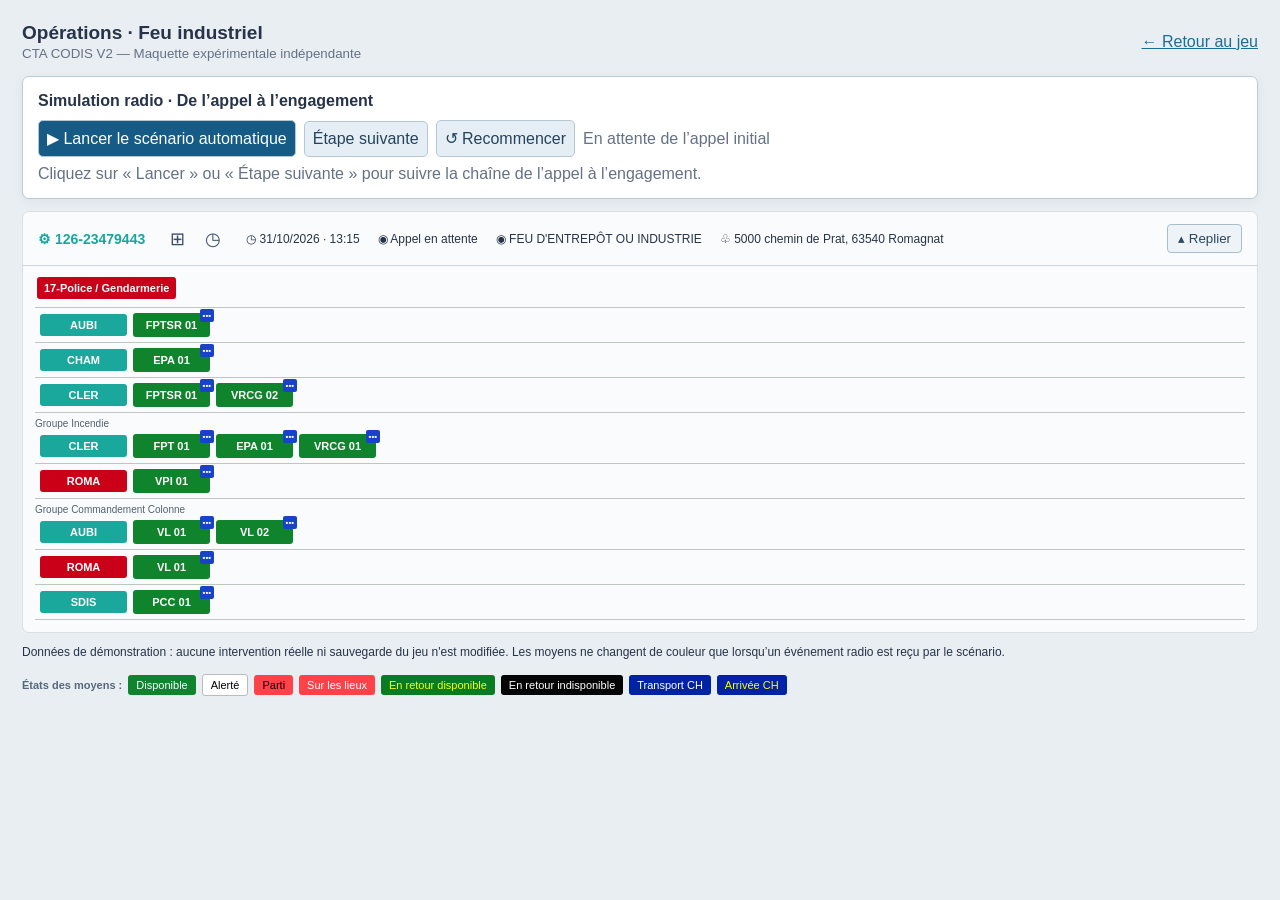
<file: operation-feu-industriel-test.html>
<!doctype html><html lang="fr"><head><meta charset="utf-8"><meta name="viewport" content="width=device-width,initial-scale=1"><title>CTA CODIS V2 — Opération feu industriel (expérimental)</title><style>
:root{font-family:Arial,"Segoe UI",sans-serif;color:#263348;background:#e9eef3}*{box-sizing:border-box}body{margin:0;padding:22px}header{display:flex;justify-content:space-between;align-items:center;gap:12px;margin-bottom:14px}h1{font-size:19px;margin:0}small,.sub{color:#657184}a{color:#176e9b}.note{font-size:12px;margin:12px 0}.operation{background:#fafbfc;border:1px solid #d9dfe5;border-radius:7px;overflow:hidden}.head{display:flex;align-items:center;gap:18px;flex-wrap:wrap;padding:12px 15px;border-bottom:1px solid #cdd4da;font-size:12px}.number{color:#15a89e;font-size:14px;font-weight:800}.meta{display:inline-flex;align-items:center;gap:5px}.actions{display:flex;gap:6px}.iconbtn{background:transparent;border:1px solid transparent;color:#3b4d68;font-size:18px;border-radius:4px;padding:2px 6px;cursor:pointer}.iconbtn:hover{background:#e3eaf1;border-color:#b7c8d7}.toggle{margin-left:auto;border:1px solid #a9bdcd;background:#edf3f7;color:#2c4760;border-radius:4px;padding:6px 10px;cursor:pointer}.content{padding:5px 12px 12px}.sectionline{border-bottom:1px solid #bdc7c0;padding:6px 2px 8px}.tag{display:inline-block;background:#ca001b;color:#fff;border-radius:3px;padding:5px 7px;font-size:11px;font-weight:700}.groupname{font-size:10px;color:#526171;padding-top:5px}.stationrow{display:flex;gap:6px;align-items:center;flex-wrap:wrap;padding:5px 5px;border-bottom:1px solid #bdc7c0;min-height:33px}.station{width:87px;flex:0 0 87px;text-align:center;background:#1ba89c;color:white;border-radius:3px;padding:5px;font-size:11px;font-weight:bold}.station.red{background:#c90018}.unit{position:relative;min-width:77px;border:0;border-radius:3px;background:#ff434b;color:white;font-size:11px;font-weight:700;padding:6px 11px;cursor:pointer}.unit.green{background:#10842c;color:white}.unit.redblack{background:#ff4248;color:black}.unit.return{background:#087c22;color:#ff0}.unit.blue{background:#0023a5;color:white}.unit:hover{filter:brightness(.93)}.bluecorner{position:absolute;right:-4px;top:-4px;background:#1843c8;border-radius:2px;color:#fff;font-size:8px;padding:2px 3px}.collapsed .content{display:none}.collapsed .head{border-bottom:0}.panel{margin-top:14px;border:1px solid #b9cbd8;border-radius:7px;background:white;padding:15px;box-shadow:0 3px 12px #0000000d}.panel[hidden]{display:none}.panel h2{font-size:16px;margin:0 0 10px}.panel button,.panel select,.panel input{padding:8px;border:1px solid #b5c6d4;border-radius:5px;font:inherit}.panel button{background:#155b86;color:white;cursor:pointer}.panel button.secondary{background:#e6eef5;color:#24435c}.panel select{min-width:190px}.panel .line{display:flex;flex-wrap:wrap;align-items:center;gap:8px;margin:8px 0}.log{max-height:260px;overflow:auto;border-top:1px solid #dae2e9}.logentry{padding:8px 3px;border-bottom:1px solid #e5e9ed;font-size:12px}.logentry time{font-weight:700;color:#176c8d;margin-right:12px}.success{color:#16814c;font-size:12px}.legend{margin-top:12px;font-size:11px;color:#56677b}.legend span{display:inline-block;padding:4px 8px;margin:3px;border-radius:3px}button:focus-visible{outline:2px solid #1583bd;outline-offset:2px}@media(max-width:800px){body{padding:10px}.head{gap:9px}.toggle{margin-left:0}.meta{font-size:11px}}
</style></head><body><header><div><h1>Opérations · Feu industriel</h1><small>CTA CODIS V2 — Maquette expérimentale indépendante</small></div><a href="./playtest.html">← Retour au jeu</a></header>
<div class="panel" id="scenarioControls" style="margin:0 0 12px"><h2>Simulation radio · De l’appel à l’engagement</h2><div class="line"><button id="startScenario">▶ Lancer le scénario automatique</button><button id="nextStage" class="secondary">Étape suivante</button><button id="resetScenario" class="secondary">↺ Recommencer</button><span id="scenarioState" class="sub">En attente de l’appel initial</span></div><div class="sub" id="scenarioExplanation">Les couleurs sont déterminées exclusivement par les événements radio simulés, pas par un clic sur les véhicules.</div></div><div class="operation" id="operation"><div class="head"><span class="number">⚙ 126-23479443</span><span class="actions"><button id="reinforce" class="iconbtn" title="Ajouter un moyen ou un service en renfort" aria-label="Ajouter des renforts">⊞</button><button id="history" class="iconbtn" title="Main courante de l’intervention" aria-label="Ouvrir la main courante">◷</button></span><span class="meta">◷ 31/10/2026 · 13:15</span><span class="meta" id="overall">◉ Sur les lieux</span><span class="meta">◉ FEU D'ENTREPÔT OU INDUSTRIE</span><span class="meta">♧ 5000 chemin de Prat, 63540 Romagnat</span><button id="toggle" class="toggle" aria-expanded="true">▴ Replier</button></div>
<div class="content" id="content"><div class="sectionline"><span class="tag">17-Police / Gendarmerie</span></div><div id="rows"></div></div></div>
<div class="panel" id="reinforcement" hidden><h2>⊞ Demander un renfort</h2><div class="line"><label for="service">Service</label><select id="service"><option>Sapeurs-pompiers</option><option>Gendarmerie</option><option>Police nationale</option><option>Police municipale</option><option>SMUR</option><option>AASC</option></select><label for="vehicle">Moyen</label><select id="vehicle"><option>FPT</option><option>FPTSR</option><option>CCFM</option><option>EPA</option><option>VRCG</option><option>VPC</option><option>VL</option><option>VPSP</option><option>VLM</option><option>Patrouille</option></select><label for="station">Origine</label><select id="station"><option>CLER</option><option>AUBI</option><option>CHAM</option><option>ROMA</option><option>SDIS</option></select><button id="add">Ajouter à l’intervention</button><button class="secondary" id="closeReinforce">Fermer</button></div><div id="feedback" class="success" role="status"></div></div>
<div class="panel" id="maincourante" hidden><h2>◷ Main courante — 126-23479443</h2><div class="line"><button id="newEvent">Ajouter une observation</button><button class="secondary" id="closeHistory">Fermer</button></div><div class="log" id="log"></div></div>
<p class="note">Données de démonstration : aucune intervention réelle ni sauvegarde du jeu n'est modifiée. Les moyens ne changent de couleur que lorsqu’un événement radio est reçu par le scénario.</p>
<div class="legend"><strong>États des moyens :</strong> <span style="background:#10842c;color:white">Disponible</span><span style="background:white;color:black;border:1px solid #bbb">Alerté</span><span style="background:#ff4248;color:black">Parti</span><span style="background:#ff4248;color:white">Sur les lieux</span><span style="background:#087c22;color:yellow">En retour disponible</span><span style="background:#050505;color:white">En retour indisponible</span><span style="background:#0023a5;color:white">Transport CH</span><span style="background:#0023a5;color:yellow">Arrivée CH</span></div>
<script>
(()=>{
const $=id=>document.getElementById(id);
const groups=[
 {name:'',rows:[['AUBI','FPTSR 01'],['CHAM','EPA 01'],['CLER','FPTSR 01','VRCG 02']]},
 {name:'Groupe Incendie',rows:[['CLER','FPT 01','EPA 01','VRCG 01'],['ROMA','VPI 01']]},
 {name:'Groupe Commandement Colonne',rows:[['AUBI','VL 01','VL 02'],['ROMA','VL 01'],['SDIS','PCC 01']]}
];
const styleFor={'Sur les lieux':['#ff4248','#fff'],'En retour disponible':['#087c22','#ff0'],'En retour indisponible':['#050505','#fff'],'Transport CH':['#0023a5','#fff'],'Arrivée CH':['#0023a5','#ff0'],'Disponible':['#10842c','#fff'],'Alerté':['#fff','#111'],'Parti':['#ff4248','#111']};
let units=[],events=[],stage=0,autoTimer=null,radioSequence=0;
const stages=[
 {title:'Réception de l’appel',description:'Appel 18/112 : fumée importante dans un entrepôt industriel à Romagnat.',select:[],state:null,event:'Appel reçu — feu d’entrepôt ou industrie, 5000 chemin de Prat, Romagnat'},
 {title:'Qualification et départ-type',description:'Le CTA qualifie l’appel, engage les premiers moyens et transmet les alertes.',select:[0,1,2,3],state:'Alerté',event:'CTA — Départ-type feu industriel validé : FPTSR, EPA et commandement alertés'},
 {title:'Départs radio',description:'Les premiers engins annoncent leur départ au réseau radio.',select:[0,1,2,3],state:'Parti',event:'Radio — Premiers moyens partis de leurs centres'},
 {title:'Montée en puissance',description:'Engagement du groupe incendie et du commandement colonne.',select:[4,5,6,7,8,9,10,11],state:'Alerté',event:'CTA — Renfort groupe incendie et commandement colonne alerté'},
 {title:'Départ des renforts',description:'Les renforts annoncent leur départ.',select:[4,5,6,7,8,9,10,11],state:'Parti',event:'Radio — Départ des renforts'},
 {title:'Premiers moyens sur les lieux',description:'Le premier groupe signale son arrivée sur les lieux.',select:[0,1,2,3],state:'Sur les lieux',event:'Radio — Premiers engins sur les lieux, reconnaissance en cours'},
 {title:'Renforts sur les lieux',description:'Les autres moyens signalent leur arrivée.',select:[4,5,6,7,8,9,10,11],state:'Sur les lieux',event:'Radio — Groupe incendie et commandement colonne sur les lieux'},
 {title:'Retour progressif',description:'Un moyen annonce son retour disponible.',select:[1],state:'En retour disponible',event:'Radio — EPA CHAM : en retour disponible'},
 {title:'Fin de démonstration',description:'Les autres moyens restent sur les lieux. Consultez la main courante.',select:[],state:null,event:'CTA — Point de situation : opération toujours en cours'}
];
const now=()=>new Date().toLocaleTimeString('fr-FR',{hour:'2-digit',minute:'2-digit',second:'2-digit'});
function log(message){events.unshift({at:now(),message});renderLog()}
function renderLog(){$('log').innerHTML=events.map(x=>'<div class="logentry"><time>'+x.at+'</time>'+safe(x.message)+'</div>').join('')}
function safe(x){return String(x).replace(/[&<>"']/g,c=>({'&':'&amp;','<':'&lt;','>':'&gt;','"':'&quot;',"'":'&#39;'}[c]))}
function render(){let html='';let n=0;for(const g of groups){if(g.name)html+='<div class="groupname">'+safe(g.name)+'</div>';for(const row of g.rows){const [station,...names]=row;html+='<div class="stationrow"><span class="station '+(station==='ROMA'?'red':'')+'">'+safe(station)+'</span>';for(const name of names){const id=station+'-'+name+'-'+n++;let u=units.find(x=>x.id===id);if(!u){u={id,station,name,state:'Disponible'};units.push(u)}const c=styleFor[u.state];html+='<button class="unit" data-id="'+safe(id)+'" style="background:'+c[0]+';color:'+c[1]+'" title="'+safe(u.state)+' · Statut issu des messages radio" aria-label="'+safe(station+' '+name+' '+u.state)+'">'+safe(name)+'<span class="bluecorner">•••</span></button>'}html+='</div>'}}$('rows').innerHTML=html}
$('rows').addEventListener('click',e=>{const b=e.target.closest('[data-id]');if(!b)return;const u=units.find(x=>x.id===b.dataset.id);if(u){$('scenarioExplanation').textContent=u.station+' · '+u.name+' : '+u.state+' (statut radio, lecture seule).'}});
function radio(id,state){const u=units[id];if(!u)return;u.state=state;log('RADIO · '+u.station+' '+u.name+' → '+state)}
function step(){if(stage>=stages.length){stopAuto();return}const current=stages[stage++];if(current.state)for(const i of current.select)radio(i,current.state);log(current.event);$('scenarioState').textContent='Étape '+stage+'/'+stages.length+' · '+current.title;$('scenarioExplanation').textContent=current.description;$('overall').textContent=stage<6?'◉ En cours de traitement':'◉ Sur les lieux';render();if(stage===stages.length)stopAuto()}
function stopAuto(){if(autoTimer!==null){clearInterval(autoTimer);autoTimer=null}$('startScenario').textContent='▶ Lancer le scénario automatique'}
$('startScenario').onclick=()=>{if(autoTimer!==null){stopAuto();return}if(stage>=stages.length)reset();step();autoTimer=setInterval(step,3000);$('startScenario').textContent='⏸ Arrêter la lecture automatique'};
$('nextStage').onclick=()=>{stopAuto();step()};
function reset(){stopAuto();stage=0;units=[];events=[];$('scenarioState').textContent='En attente de l’appel initial';$('scenarioExplanation').textContent='Cliquez sur « Lancer » ou « Étape suivante » pour suivre la chaîne de l’appel à l’engagement.';$('overall').textContent='◉ Appel en attente';render();renderLog()}
$('resetScenario').onclick=reset;
$('toggle').onclick=()=>{const c=$('operation').classList.toggle('collapsed');$('toggle').textContent=c?'▾ Déplier':'▴ Replier';$('toggle').setAttribute('aria-expanded',String(!c))};
function panel(id){for(const x of ['reinforcement','maincourante'])$(x).hidden=x!==id?!0:!$(x).hidden}
$('reinforce').onclick=()=>panel('reinforcement');$('history').onclick=()=>panel('maincourante');$('closeReinforce').onclick=()=>$('reinforcement').hidden=true;$('closeHistory').onclick=()=>$('maincourante').hidden=true;
$('add').onclick=()=>{const station=$('station').value,name=$('vehicle').value+' RENFORT';const group=groups[groups.length-1];let row=group.rows.find(r=>r[0]===station);if(!row){row=[station];group.rows.push(row)}const seq=String(row.filter(x=>x.startsWith(name)).length+1).padStart(2,'0');const label=name+' '+seq;row.push(label);log('CTA — Demande de renfort : '+$('service').value+' · '+station+' · '+label+' (en attente de statut radio)');$('feedback').textContent='Renfort ajouté à la maquette : '+label;render()};
$('newEvent').onclick=()=>{const s=prompt('Observation à ajouter à la main courante :');if(s?.trim())log('Observation opérateur : '+s.trim())};
reset();
})();
</script></body></html>
</file>
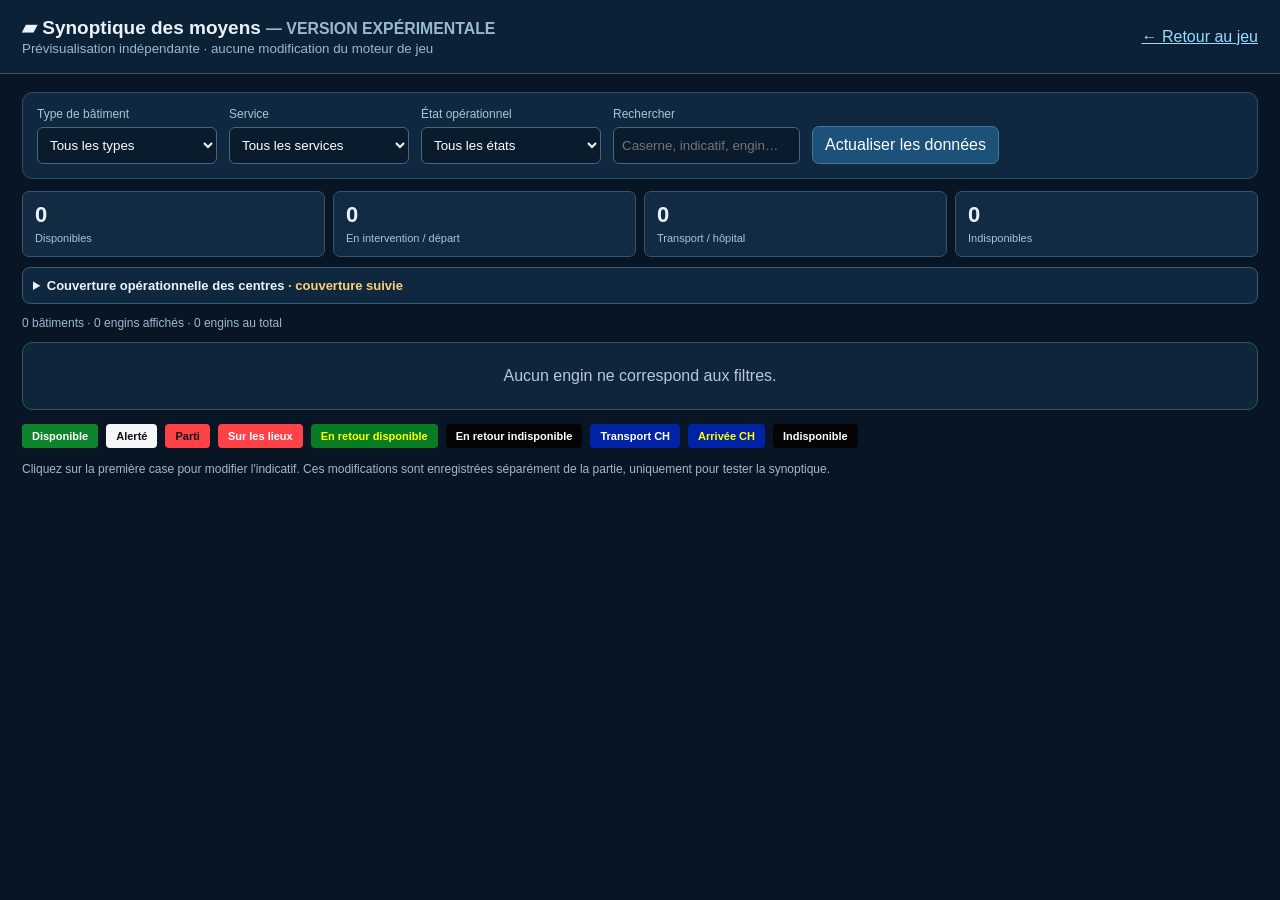
<file: synoptique-test.html>
<!doctype html>
<html lang="fr"><head><meta charset="utf-8"><meta name="viewport" content="width=device-width,initial-scale=1">
<title>CTA CODIS V2 — Synoptique expérimentale</title>
<style>
:root{color-scheme:dark;font-family:Inter,"Segoe UI",Arial,sans-serif;background:#081525;color:#e9f2fc}*{box-sizing:border-box}body{margin:0;min-height:100vh}header{padding:16px 22px;background:#0c2136;border-bottom:1px solid #34526d;display:flex;align-items:center;justify-content:space-between;gap:14px}h1{font-size:19px;margin:0}header small{color:#9ab9d1}a{color:#9bd9ff}.wrap{padding:18px 22px}.toolbar{display:flex;flex-wrap:wrap;gap:12px;align-items:end;padding:14px;background:#10283f;border:1px solid #2e4c68;border-radius:10px;margin-bottom:12px}.toolbar label{display:flex;flex-direction:column;gap:6px;color:#abc4d8;font-size:12px}.toolbar select,.toolbar input{background:#091b2d;border:1px solid #466781;color:#fff;border-radius:6px;min-height:37px;padding:8px;min-width:180px}button{cursor:pointer;font:inherit}.toolbar button{border:1px solid #4a7598;background:#1c5279;color:#fff;border-radius:7px;padding:9px 12px}.summary{color:#9db9d0;font-size:12px;margin:12px 0}.board{border:1px solid #35536c;border-radius:10px;background:#10253a;overflow:hidden}.row{display:grid;grid-template-columns:140px minmax(0,1fr);align-items:stretch;border-bottom:1px solid #2b445c;padding:7px;gap:9px}.row:last-child{border-bottom:0}.station{border:1px solid #2cbaaf;background:#159e96;color:white;border-radius:4px;min-width:0;display:flex;align-items:center;justify-content:space-between;gap:6px;padding:7px 9px;text-align:left;font-weight:750}.station span{white-space:nowrap;overflow:hidden;text-overflow:ellipsis}.station small{font-size:10px;color:#eaffff}.units{display:grid;grid-template-columns:repeat(auto-fill,minmax(108px,1fr));gap:6px}.unit{border:1px solid #ffffff28;border-radius:4px;min-height:36px;padding:5px 7px;font-size:12px;font-weight:750;white-space:nowrap;overflow:hidden;text-overflow:ellipsis}.unit:hover,.station:hover{filter:brightness(1.17)}.empty{padding:24px;text-align:center;color:#b7c9d9}.legend{display:flex;flex-wrap:wrap;gap:8px;margin-top:14px}.legend span{padding:6px 10px;border-radius:4px;font-size:11px;font-weight:700}.note{font-size:12px;color:#9fb9ce;margin-top:14px}dialog{background:#10283e;color:#edf7ff;border:1px solid #4d718f;border-radius:12px;max-width:min(420px,95vw);width:100%;padding:22px;box-shadow:0 20px 70px #000b}dialog::backdrop{background:#0009}dialog h2{font-size:17px;margin:0 0 12px}dialog label{display:block;margin-bottom:8px}dialog input{width:100%;padding:11px;border:1px solid #53718a;border-radius:7px;background:#081b2b;color:white}.actions{display:flex;justify-content:flex-end;gap:8px;margin-top:15px}.actions button{border-radius:7px;padding:9px 13px;border:1px solid #42637d;background:#21435f;color:white}.actions button.primary{background:#117dc2}@media(max-width:650px){header{align-items:flex-start;flex-direction:column}.wrap{padding:10px}.row{grid-template-columns:92px minmax(0,1fr)}.units{grid-template-columns:repeat(auto-fill,minmax(80px,1fr))}.toolbar label{flex:1}.toolbar select,.toolbar input{min-width:0;width:100%}}
.cta-operational-stats{display:grid;grid-template-columns:repeat(auto-fit,minmax(120px,1fr));gap:8px;margin:10px 0}.cta-operational-stats .metric{padding:10px 12px;background:#122b43;border:1px solid #355571;border-radius:7px}.cta-operational-stats strong{display:block;font-size:22px;font-variant-numeric:tabular-nums}.cta-operational-stats small{font-size:11px;color:#a9c5d8}.unit:focus-visible{outline:3px solid #79d8ff;outline-offset:2px}.cta-coverage{background:#10283f;border:1px solid #365b78;border-radius:8px;padding:10px;margin:9px 0;color:#eaf5ff}.cta-coverage summary{cursor:pointer;font-weight:750;font-size:13px}.cta-coverage summary span{color:#ffcf78}.cta-coverage .coverage-row{display:grid;grid-template-columns:minmax(90px,1fr) repeat(4,minmax(42px,76px));gap:7px;align-items:center;border-top:1px solid #31506a;padding:7px 3px;font-size:12px}.cta-coverage .coverage-row:first-child{margin-top:10px}.cta-coverage .coverage-alert{color:#ffce7c;font-weight:700}.cta-coverage .coverage-ok{color:#69e4b4}.cta-coverage small{color:#9abbd4}</style></head>
<body><header><div><h1>▰ Synoptique des moyens <small>— VERSION EXPÉRIMENTALE</small></h1><small>Prévisualisation indépendante · aucune modification du moteur de jeu</small></div><a href="./playtest.html">← Retour au jeu</a></header>
<div class="wrap"><div class="toolbar"><label>Type de bâtiment<select id="kind"><option value="">Tous les types</option></select></label><label>Service<select id="service"><option value="">Tous les services</option></select></label><label>État opérationnel<select id="readiness"><option value="">Tous les états</option><option value="green">Disponible</option><option value="alert">Alerté</option><option value="departed">En route</option><option value="onscene">Sur intervention</option><option value="transport">Transport sanitaire</option><option value="hospital">À l’hôpital</option><option value="black">Indisponible</option></select></label><label>Rechercher<input id="search" placeholder="Caserne, indicatif, engin…"></label><button id="reload">Actualiser les données</button></div><div id="ctaOperationalStats" class="cta-operational-stats" aria-live="polite"></div><details id="ctaCoveragePanel" class="cta-coverage"><summary>Couverture opérationnelle des centres <span id="ctaCoverageCount"></span></summary><div id="ctaCoverageContent"></div></details><div class="summary" id="summary"></div><div class="board" id="board"><div class="empty">Chargement des données…</div></div><div class="legend" id="legend"></div><p class="note">Cliquez sur la première case pour modifier l'indicatif. Ces modifications sont enregistrées séparément de la partie, uniquement pour tester la synoptique.</p></div>
<dialog id="edit"><h2>Modifier l'indicatif du bâtiment</h2><label id="editLabel"></label><input id="editValue" maxlength="28"><div class="actions"><button id="cancel">Annuler</button><button class="primary" id="save">Enregistrer</button></div></dialog>
<script>
(()=>{
'use strict';
const $=id=>document.getElementById(id);
const colors={green:['#10842c','#fff','Disponible'],alert:['#f5f6f8','#111','Alerté'],departed:['#ff4248','#111','Parti'],onscene:['#ff4248','#fff','Sur les lieux'],'return-ready':['#087c22','#ff0','En retour disponible'],'return-unavailable':['#050505','#fff','En retour indisponible'],transport:['#0023a5','#fff','Transport CH'],hospital:['#0023a5','#ff0','Arrivée CH'],black:['#050505','#fff','Indisponible']};
const names={CSP:'CSP',CIS:'CIS',CS:'CS',CSR:'CSR',CPI:'CPI',GN:'Gendarmerie',PN:'Police nationale',PM:'Police municipale',SMUR:'SMUR',HELI:'HéliSMUR',AASC:'AASC',CTA:'CTA / CODIS'};
const esc=s=>String(s??'').replace(/[&<>"']/g,c=>({'&':'&amp;','<':'&lt;','>':'&gt;','"':'&quot;',"'":'&#39;'}[c]));
let stations=[],vehicles=[],staff=[],profile='',aliases={},editing=null;
function status(v){if(v.fault)return 'black';const s=v.status||'ready';if(s==='ready')return 'green';if(s==='return')return v.availableOnReturn===false||v.returnUnavailable?'return-unavailable':'return-ready';if(['transport','routing_hospital'].includes(s))return 'transport';if(s==='hospital')return 'hospital';if(['onscene','operation','awaiting_hospital','awaiting_release'].includes(s))return 'onscene';if(['enroute','routing_detour','roadblock','road_wait'].includes(s))return 'departed';return 'alert'}
function load(){
 try{const saved=JSON.parse(localStorage.getItem('cta15-profiles-v4')||'null');if(!saved?.games)throw Error('Aucune sauvegarde locale du jeu trouvée. Ouvrez d’abord une partie dans la version de test.');profile=String(saved.active||'principal');const g=saved.games[profile];if(!g)throw Error('Partie active introuvable.');stations=Array.isArray(g.stations)?g.stations:[];vehicles=Array.isArray(g.vehicles)?g.vehicles:[];staff=Array.isArray(g.staff)?g.staff:[];aliases=JSON.parse(localStorage.getItem('cta-synoptic-aliases-'+profile)||'{}');setupFilters();render()}
 catch(e){$('board').innerHTML='<div class="empty">'+esc(e.message)+'</div>';$('summary').textContent='Données indisponibles'}
}
function setupFilters(){const oldKind=$('kind').value,oldService=$('service').value;const kinds=[...new Set(stations.map(x=>String(x.type||'Autre')))].sort();const services=[...new Set(vehicles.map(v=>String(v.type||'Autre').split(':')[0]))].sort();$('kind').innerHTML='<option value="">Tous les types</option>'+kinds.map(x=>'<option value="'+esc(x)+'">'+esc(names[x]||x)+'</option>').join('');$('service').innerHTML='<option value="">Tous les services</option>'+services.map(x=>'<option value="'+esc(x)+'">'+esc(x)+'</option>').join('');$('kind').value=kinds.includes(oldKind)?oldKind:'';$('service').value=services.includes(oldService)?oldService:''}
function ctaCoverageRender(){
 const rows=stations.filter(b=>String(b.type||'').toUpperCase()!=='CTA').map(b=>{
  const all=vehicles.filter(v=>String(v.station)===String(b.id));
  if(!all.length)return null;
  const ready=all.filter(v=>['green','return-ready'].includes(status(v))).length;
  const active=all.filter(v=>!['green','return-ready','black','return-unavailable'].includes(status(v))).length;
  const down=all.length-ready-active;
  const people=staff.filter(p=>String(p.station)===String(b.id));const present=people.filter(p=>p.mission===null&&!p.training).length;return {name:b.name||b.callsign||'Centre',ready,active,down,total:all.length,present,people:people.length};
 }).filter(Boolean);
 const uncovered=rows.filter(r=>r.ready===0);
 const byId=new Map(stations.map(b=>[String(b.id),b]));
 const rad=x=>x*Math.PI/180;
 function distanceKm(a,b){
  const p=a?.position,q=b?.position;if(!p||!q)return Infinity;
  const lat1=Number(p.lat),lat2=Number(q.lat),lon1=Number(p.lon??p.lng),lon2=Number(q.lon??q.lng);
  if(![lat1,lat2,lon1,lon2].every(Number.isFinite))return Infinity;
  const dlat=rad(lat2-lat1),dlon=rad(lon2-lon1);
  return 6371*2*Math.asin(Math.sqrt(Math.sin(dlat/2)**2+Math.cos(rad(lat1))*Math.cos(rad(lat2))*Math.sin(dlon/2)**2));
 }
 for(const row of rows){
  if(row.ready>0)continue;
  const source=stations.find(b=>(b.name||b.callsign||'Centre')===row.name);
  const nearby=rows.filter(r=>r.ready>0).map(r=>({row:r,km:distanceKm(source,stations.find(b=>(b.name||b.callsign||'Centre')===r.name))})).filter(x=>Number.isFinite(x.km)).sort((a,b)=>a.km-b.km)[0];
  row.nearby=nearby?nearby.row.name+' ('+nearby.km.toFixed(1)+' km à vol d’oiseau)':'Aucun centre disponible identifié';
 }
 const box=$('ctaCoverageContent'),count=$('ctaCoverageCount');
 if(!box||!count)return;
 count.textContent=uncovered.length?'· '+uncovered.length+' centre(s) sans engin disponible':'· couverture suivie';
 box.innerHTML='<p style="font-size:11px;color:#a9c5d8">Disponibilité calculée par centre à partir des engins. Ne préjuge pas de leur capacité opérationnelle ni des temps de réponse.</p>'+
 rows.sort((a,b)=>(a.ready===0?0:1)-(b.ready===0?0:1)||a.name.localeCompare(b.name,'fr')).map(r=>
 '<div class="coverage-row" title="'+esc(r.nearby?'Centre disponible le plus proche : '+r.nearby:'')+'"><span class="'+(r.ready?'coverage-ok':'coverage-alert')+'">'+esc(r.name)+(r.nearby?'<small style="display:block">Couverture possible : '+esc(r.nearby)+'</small>':'')+'</span><span title="Engins disponibles">✓ '+r.ready+'</span><span title="Engins engagés">↗ '+r.active+'</span><span title="Engins indisponibles">× '+r.down+'</span><span title="Personnels libres / effectif total">♙ '+r.present+'/'+r.people+'</span></div>').join('');
}
function render(){const k=$('kind').value,sv=$('service').value,readiness=$('readiness').value,q=$('search').value.trim().toLocaleLowerCase('fr');let count=0;const rows=stations.filter(b=>!k||String(b.type)===k).map(b=>{const unit=vehicles.filter(v=>String(v.station)===String(b.id)).filter(v=>(!sv||String(v.type||'').split(':')[0]===sv)&&(!readiness||status(v)===readiness)&&(!q||[b.name,aliases[b.id],v.name,v.type].some(x=>String(x||'').toLocaleLowerCase('fr').includes(q))));if(!unit.length)return '';count+=unit.length;const sign=aliases[b.id]||b.callsign||b.name||'Sans nom';return '<div class="row"><button class="station" data-station="'+esc(b.id)+'" title="'+esc(b.name)+' — Modifier l’indicatif"><span>'+esc(sign)+'</span><small>'+unit.length+'</small></button><div class="units">'+unit.map(v=>{const c=colors[status(v)]||colors.black;return '<button class="unit" style="background:'+c[0]+';color:'+c[1]+'" data-vehicle="'+esc(v.id)+'" title="Cliquer pour renommer : '+esc(v.name)+' — '+c[2]+'">'+esc(v.name||v.type)+'</button>'}).join('')+'</div></div>'}).filter(Boolean);$('board').innerHTML=rows.join('')||'<div class="empty">Aucun engin ne correspond aux filtres.</div>';$('summary').textContent=rows.length+' bâtiments · '+count+' engins affichés · '+vehicles.length+' engins au total';const tally={ready:0,engaged:0,unavailable:0,transport:0};for(const v of vehicles){const st=status(v);if(['green','return-ready'].includes(st))tally.ready++;else if(st==='black'||st==='return-unavailable')tally.unavailable++;else if(['transport','hospital'].includes(st))tally.transport++;else tally.engaged++;}ctaCoverageRender();const stats=[['Disponibles',tally.ready],['En intervention / départ',tally.engaged],['Transport / hôpital',tally.transport],['Indisponibles',tally.unavailable]];$('ctaOperationalStats').innerHTML=stats.map(([label,value])=>'<div class="metric"><strong>'+value+'</strong><small>'+label+'</small></div>').join('');}
$('kind').onchange=render;$('service').onchange=render;$('readiness').onchange=render;$('search').oninput=render;$('reload').onclick=load;
$('board').onclick=e=>{const vehicle=e.target.closest('[data-vehicle]');if(vehicle){const v=vehicles.find(x=>String(x.id)===vehicle.dataset.vehicle);if(!v)return;const name=prompt('Nouvel indicatif de l’engin (60 caractères maximum)',v.name);if(name===null)return;const value=name.trim();if(!value||value.length>60){alert('Le nom doit contenir entre 1 et 60 caractères.');return;}if(value===v.name)return;if(window.parent!==window){window.parent.postMessage({type:'cta-synoptic-rename-vehicle',id:v.id,name:value},location.origin);}else{alert('Ouvrez la synoptique depuis CTA CODIS pour enregistrer le nom dans la partie.');}return;}const btn=e.target.closest('[data-station]');if(!btn)return;const b=stations.find(x=>String(x.id)===btn.dataset.station);if(!b)return;editing=b;$('editLabel').textContent=b.name;$('editValue').value=aliases[b.id]||b.callsign||b.name||'';$('edit').showModal();$('editValue').focus()};
$('cancel').onclick=()=>$('edit').close();
$('save').onclick=()=>{if(!editing)return;const value=$('editValue').value.trim();if(!value){$('editValue').focus();return}aliases[editing.id]=value;localStorage.setItem('cta-synoptic-aliases-'+profile,JSON.stringify(aliases));$('edit').close();render()};
$('legend').innerHTML=Object.values(colors).map(c=>'<span style="background:'+c[0]+';color:'+c[1]+'">'+c[2]+'</span>').join('');
let lastLiveAt=0;
window.addEventListener('message',event=>{
 if(event.origin!==location.origin||event.data?.type!=='cta-synoptic-live')return;
 const data=event.data.data;if(!data||!Array.isArray(data.stations)||!Array.isArray(data.vehicles))return;
 lastLiveAt=Date.now();
 const nextProfile=String(data.profile||'principal');
 if(profile!==nextProfile){profile=nextProfile;try{aliases=JSON.parse(localStorage.getItem('cta-synoptic-aliases-'+profile)||'{}')}catch(e){aliases={}}}
 stations=data.stations;vehicles=data.vehicles;staff=Array.isArray(data.staff)?data.staff:[];setupFilters();if(!document.querySelector('#ctaSynopticFrame'))render();
});
if(new URLSearchParams(location.search).get('embedded')==='1'){
 document.body.classList.add('embedded');
 const style=document.createElement('style');
 style.textContent='body.embedded{height:100vh;overflow:hidden}body.embedded header,body.embedded .note{display:none!important}body.embedded .wrap{height:100%;display:flex;flex-direction:column;padding:8px}body.embedded .board{flex:1;min-height:0;overflow:auto}body.embedded .toolbar{flex:0 0 auto}body.embedded .legend{flex:0 0 auto}';
 document.head.append(style);
 let last='';
 setInterval(()=>{
  try{if(Date.now()-lastLiveAt<5000)return;const raw=localStorage.getItem('cta15-profiles-v4')||'';if(raw!==last){last=raw;load()}}catch(e){console.warn('Synoptique actualisation',e)}
 },1500);
}
load();
})();
</script></body></html>
</file>
